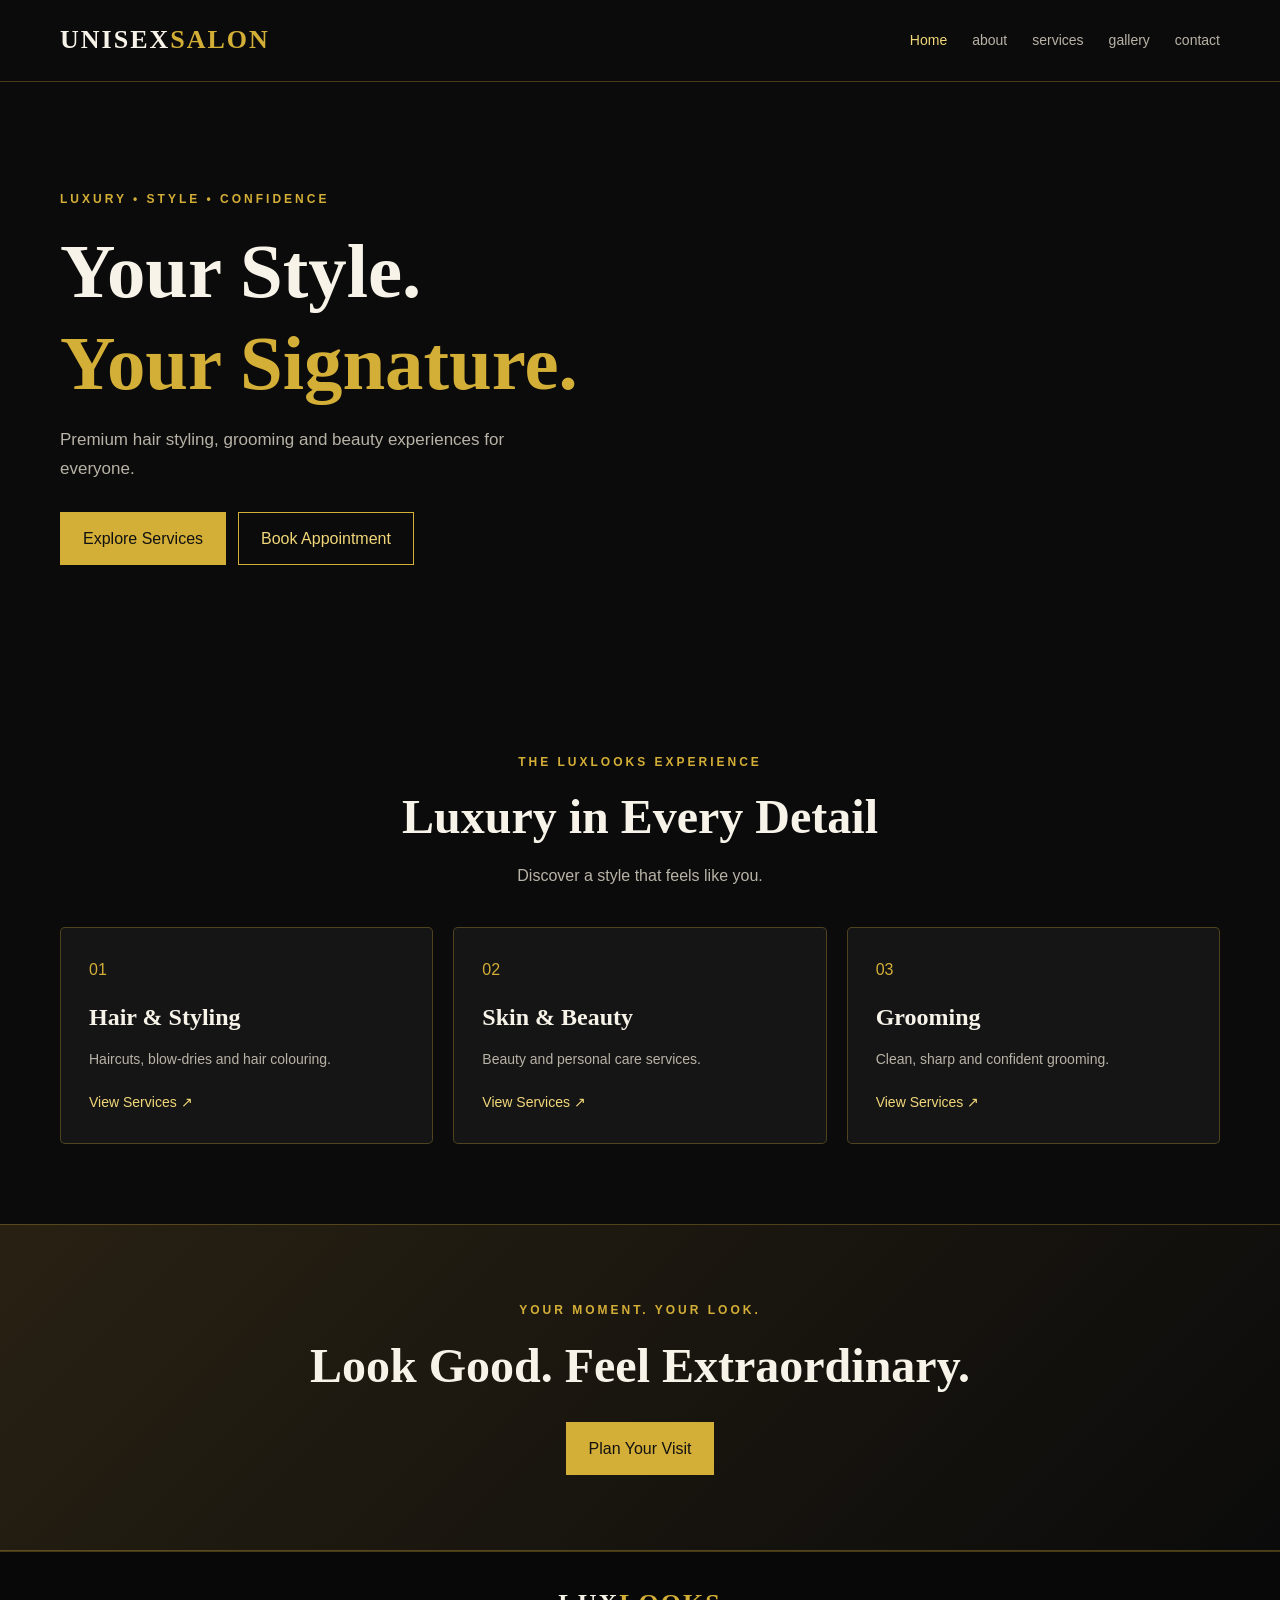
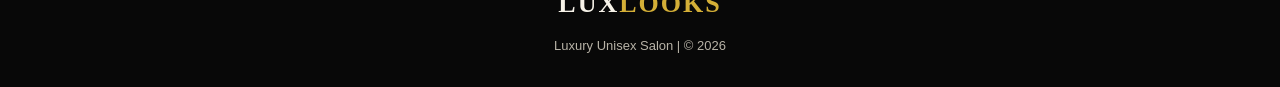
<file: index.html>
<!DOCTYPE html>
<html lang="en">
<head>
    <meta charset="UTF-8">
    <meta name="viewport" content="width=device-width, initial-scale=1.0">
    <title>LuxLooks | UNISEX SALON</title>
    <link rel="stylesheet" href="style.css">
    <script src="script.js" defer></script>
</head>
<body>

<header class="site-header">
    <a class="logo" href="index.html">UNISEX<span>SALON</span></a>

    <button class="menu-toggle" aria-label="Open navigation">☰</button>

    <nav class="main-nav">
        <a class="active" href="index.html">Home</a>
        <a href="about.html">about</a>
        <a href="services.html">services</a>
        <a href="gallery.html">gallery</a>
        <a href="contact.html">contact</a>
    </nav>
</header>

<main>
    <section class="hero">
        <div class="hero-content">
            <p class="eyebrow">LUXURY • STYLE • CONFIDENCE</p>

            <h1>Your Style.<br>
                <span>Your Signature.</span>
            </h1>

            <p class="hero-copy">
                Premium hair styling, grooming and beauty
                experiences for everyone.
            </p>

            <div class="button-row">
                <a class="btn btn-gold" href="services.html">
                    Explore Services
                </a>

                <a class="btn btn-outline" href="contact.html">
                    Book Appointment
                </a>
            </div>
        </div>

        <div class="hero-image" role="img"
             aria-label="Luxury salon interior"></div>
    </section>

    <section class="section container">
        <div class="section-heading">
            <p class="eyebrow">THE LUXLOOKS EXPERIENCE</p>
            <h2>Luxury in Every Detail</h2>
            <p>Discover a style that feels like you.</p>
        </div>

        <div class="cards three-col">
            <article class="service-card">
                <span class="card-number">01</span>
                <h3>Hair & Styling</h3>
                <p>Haircuts, blow-dries and hair colouring.</p>
                <a href="services.html">View Services ↗</a>
            </article>

            <article class="service-card">
                <span class="card-number">02</span>
                <h3>Skin & Beauty</h3>
                <p>Beauty and personal care services.</p>
                <a href="services.html">View Services ↗</a>
            </article>

            <article class="service-card">
                <span class="card-number">03</span>
                <h3>Grooming</h3>
                <p>Clean, sharp and confident grooming.</p>
                <a href="services.html">View Services ↗</a>
            </article>
        </div>
    </section>

    <section class="quote-band">
        <p class="eyebrow">YOUR MOMENT. YOUR LOOK.</p>
        <h2>Look Good. Feel Extraordinary.</h2>
        <a class="btn btn-gold" href="contact.html">
            Plan Your Visit
        </a>
    </section>
</main>

<footer class="site-footer">
    <a class="logo" href="index.html">LUX<span>LOOKS</span></a>
    <p>Luxury Unisex Salon | © <span id="year"></span></p>
</footer>

</body>
</html>
</file>
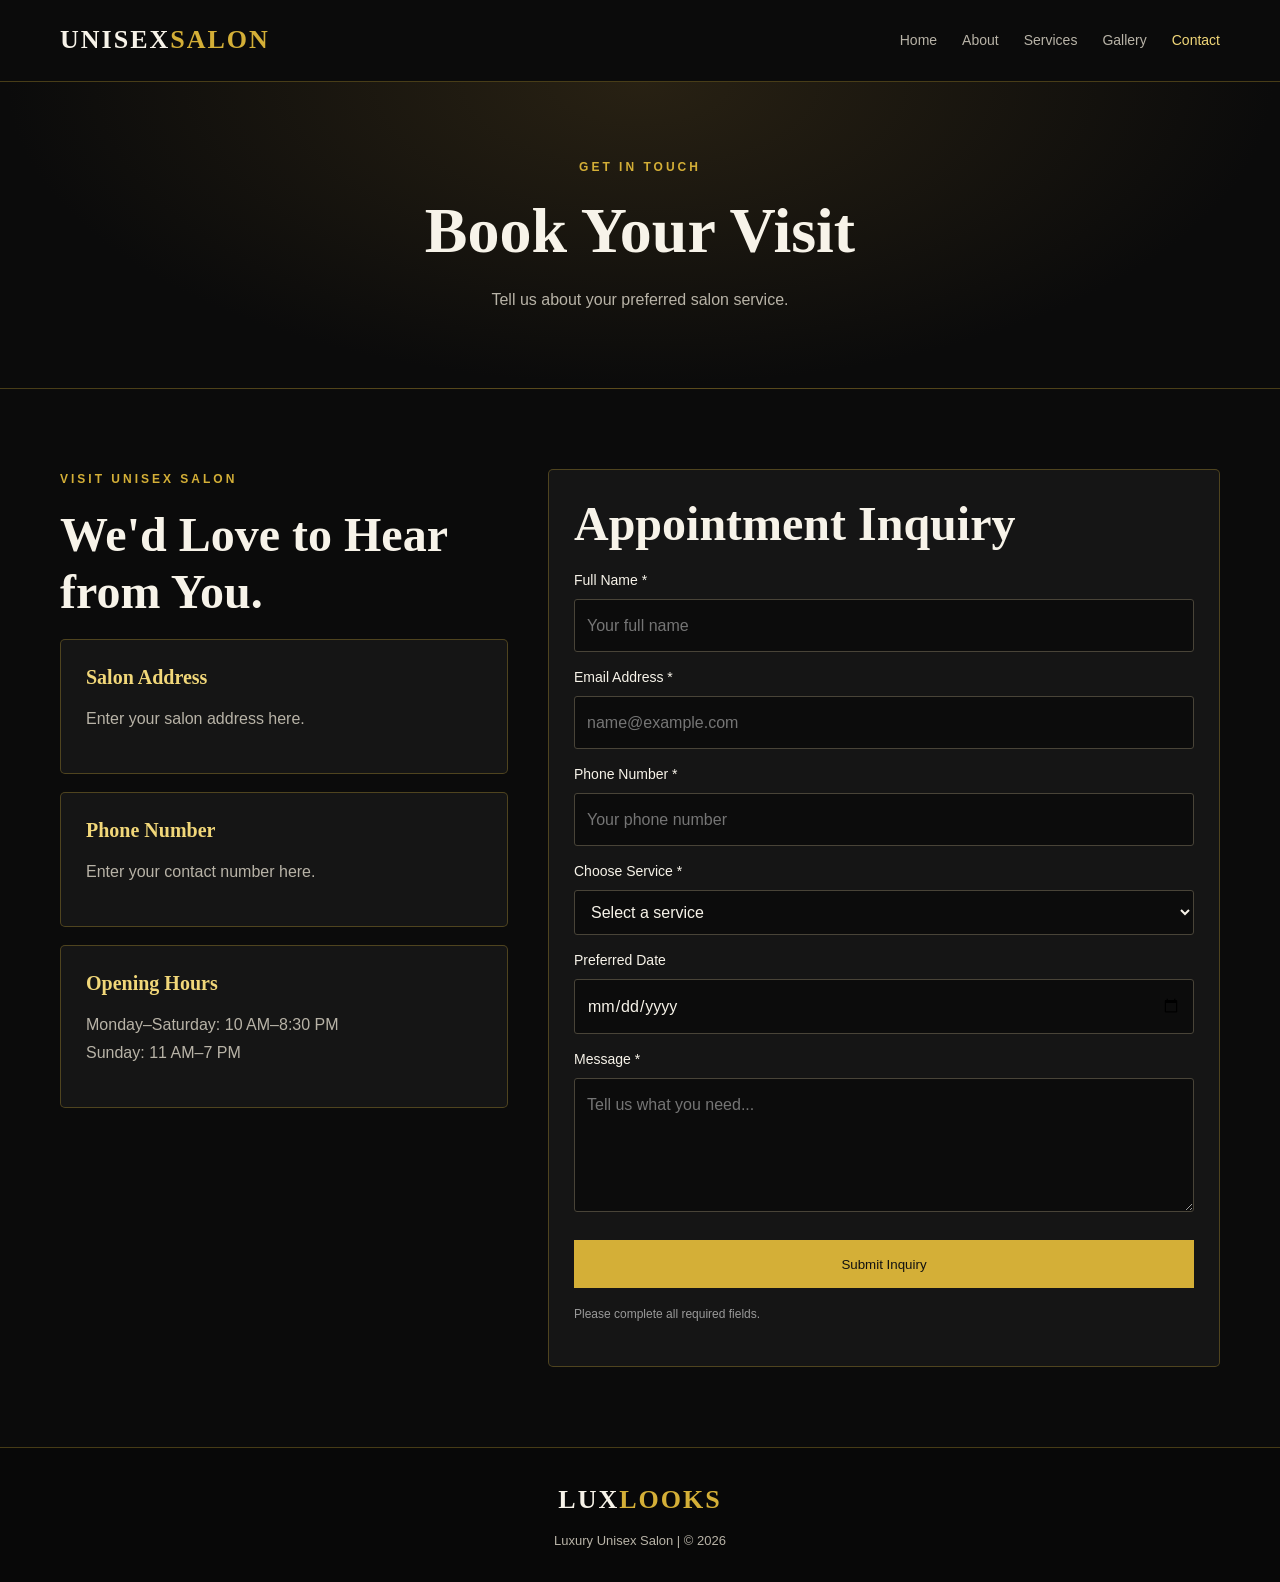
<file: contact.html>
<!DOCTYPE html>
<html lang="en">
<head>
    <meta charset="UTF-8">
    <meta name="viewport" content="width=device-width, initial-scale=1.0">
    <title>Contact | UNISEX SALON</title>
    <link rel="stylesheet" href="style.css">
    <script src="script.js" defer></script>
</head>
<body>

<header class="site-header">
    <a class="logo" href="index.html">UNISEX<span>SALON</span></a>
    <button class="menu-toggle" aria-label="Open navigation">☰</button>

    <nav class="main-nav">
        <a href="index.html">Home</a>
        <a href="about.html">About</a>
        <a href="services.html">Services</a>
        <a href="gallery.html">Gallery</a>
        <a class="active" href="contact.html">Contact</a>
    </nav>
</header>

<main>
    <section class="page-banner">
        <p class="eyebrow">GET IN TOUCH</p>
        <h1>Book Your Visit</h1>
        <p>Tell us about your preferred salon service.</p>
    </section>

    <section class="section container contact-layout">

        <div>
            <p class="eyebrow">VISIT UNISEX SALON</p>
            <h2>We'd Love to Hear from You.</h2>

            <div class="info-card">
                <h3>Salon Address</h3>
                <p>Enter your salon address here.</p>
            </div>

            <div class="info-card">
                <h3>Phone Number</h3>
                <p>Enter your contact number here.</p>
            </div>

            <div class="info-card">
                <h3>Opening Hours</h3>
                <p>
                    Monday–Saturday: 10 AM–8:30 PM<br>
                    Sunday: 11 AM–7 PM
                </p>
            </div>
        </div>

        <form class="contact-form" id="contactForm">
            <h2>Appointment Inquiry</h2>

            <label for="fullName">Full Name *</label>
            <input type="text" id="fullName"
                   name="fullName" placeholder="Your full name" required>

            <label for="email">Email Address *</label>
            <input type="email" id="email"
                   name="email" placeholder="name@example.com" required>

            <label for="phone">Phone Number *</label>
            <input type="tel" id="phone"
                   name="phone" placeholder="Your phone number" required>

            <label for="service">Choose Service *</label>
            <select id="service" name="service" required>
                <option value="">Select a service</option>
                <option>Haircut & Styling</option>
                <option>Hair Spa</option>
                <option>Hair Colour</option>
                <option>Beard Grooming</option>
                <option>Bridal / Event Styling</option>
                <option>General Inquiry</option>
            </select>

            <label for="date">Preferred Date</label>
            <input type="date" id="date" name="date">

            <label for="message">Message *</label>
            <textarea id="message" name="message"
                      rows="4" placeholder="Tell us what you need..."
                      required></textarea>

            <button class="btn btn-gold form-submit" type="submit">
                Submit Inquiry
            </button>

            <p class="small-note" id="formMessage" aria-live="polite">
                Please complete all required fields.
            </p>
        </form>

    </section>
</main>

<footer class="site-footer">
    <a class="logo" href="index.html">LUX<span>LOOKS</span></a>
    <p>Luxury Unisex Salon | © <span id="year"></span></p>
</footer>

</body>
</html>
</file>
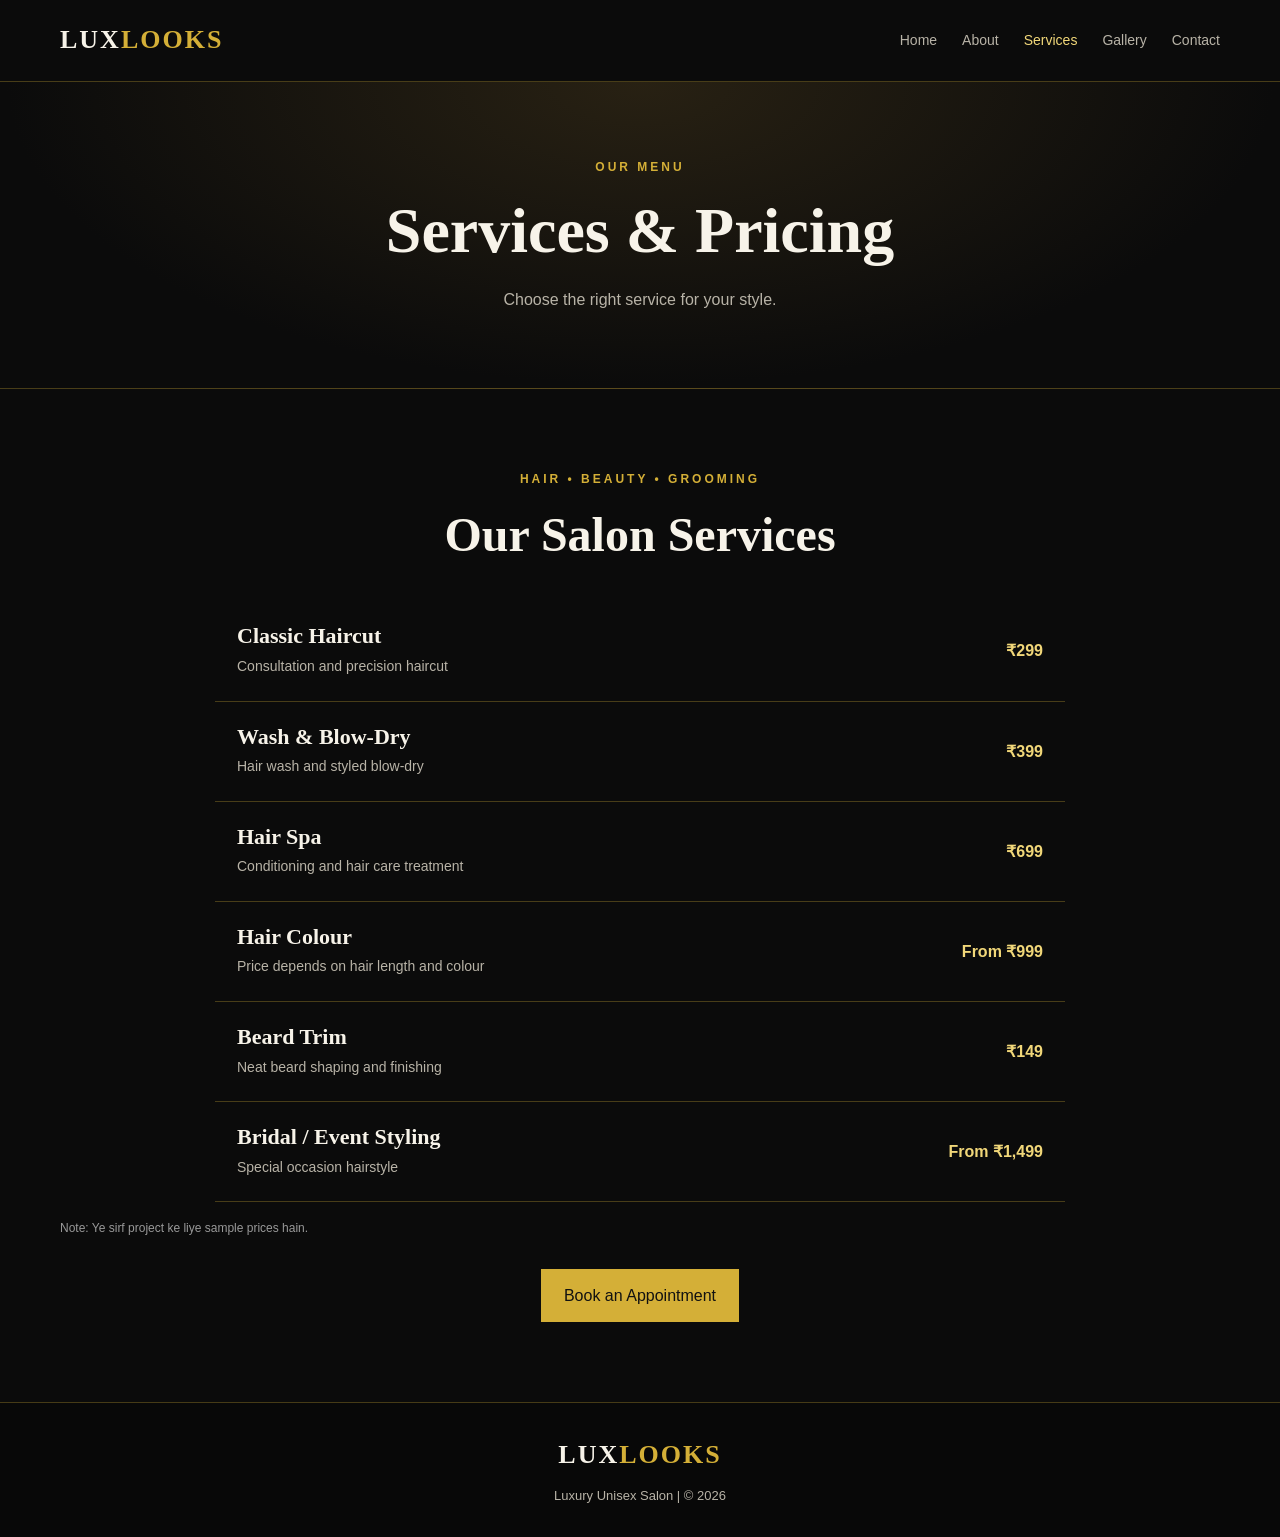
<file: Services.html>
<!DOCTYPE html>
<html lang="en">
<head>
    <meta charset="UTF-8">
    <meta name="viewport" content="width=device-width, initial-scale=1.0">
    <title>Services & Pricing | LuxLooks</title>
    <link rel="stylesheet" href="style.css">
    <script src="script.js" defer></script>
</head>
<body>

<header class="site-header">
    <a class="logo" href="index.html">LUX<span>LOOKS</span></a>
    <button class="menu-toggle" aria-label="Open navigation">☰</button>

    <nav class="main-nav">
        <a href="index.html">Home</a>
        <a href="about.html">About</a>
        <a class="active" href="services.html">Services</a>
        <a href="gallery.html">Gallery</a>
        <a href="contact.html">Contact</a>
    </nav>
</header>

<main>
    <section class="page-banner">
        <p class="eyebrow">OUR MENU</p>
        <h1>Services & Pricing</h1>
        <p>Choose the right service for your style.</p>
    </section>

    <section class="section container">
        <div class="section-heading">
            <p class="eyebrow">HAIR • BEAUTY • GROOMING</p>
            <h2>Our Salon Services</h2>
        </div>

        <div class="price-list">
            <article class="price-item">
                <div>
                    <h3>Classic Haircut</h3>
                    <p>Consultation and precision haircut</p>
                </div>
                <strong>₹299</strong>
            </article>

            <article class="price-item">
                <div>
                    <h3>Wash & Blow-Dry</h3>
                    <p>Hair wash and styled blow-dry</p>
                </div>
                <strong>₹399</strong>
            </article>

            <article class="price-item">
                <div>
                    <h3>Hair Spa</h3>
                    <p>Conditioning and hair care treatment</p>
                </div>
                <strong>₹699</strong>
            </article>

            <article class="price-item">
                <div>
                    <h3>Hair Colour</h3>
                    <p>Price depends on hair length and colour</p>
                </div>
                <strong>From ₹999</strong>
            </article>

            <article class="price-item">
                <div>
                    <h3>Beard Trim</h3>
                    <p>Neat beard shaping and finishing</p>
                </div>
                <strong>₹149</strong>
            </article>

            <article class="price-item">
                <div>
                    <h3>Bridal / Event Styling</h3>
                    <p>Special occasion hairstyle</p>
                </div>
                <strong>From ₹1,499</strong>
            </article>
        </div>

        <p class="small-note">
            Note: Ye sirf project ke liye sample prices hain.
        </p>

        <div class="centered">
            <a class="btn btn-gold" href="contact.html">
                Book an Appointment
            </a>
        </div>
    </section>
</main>

<footer class="site-footer">
    <a class="logo" href="index.html">LUX<span>LOOKS</span></a>
    <p>Luxury Unisex Salon | © <span id="year"></span></p>
</footer>

</body>
</html>
</file>
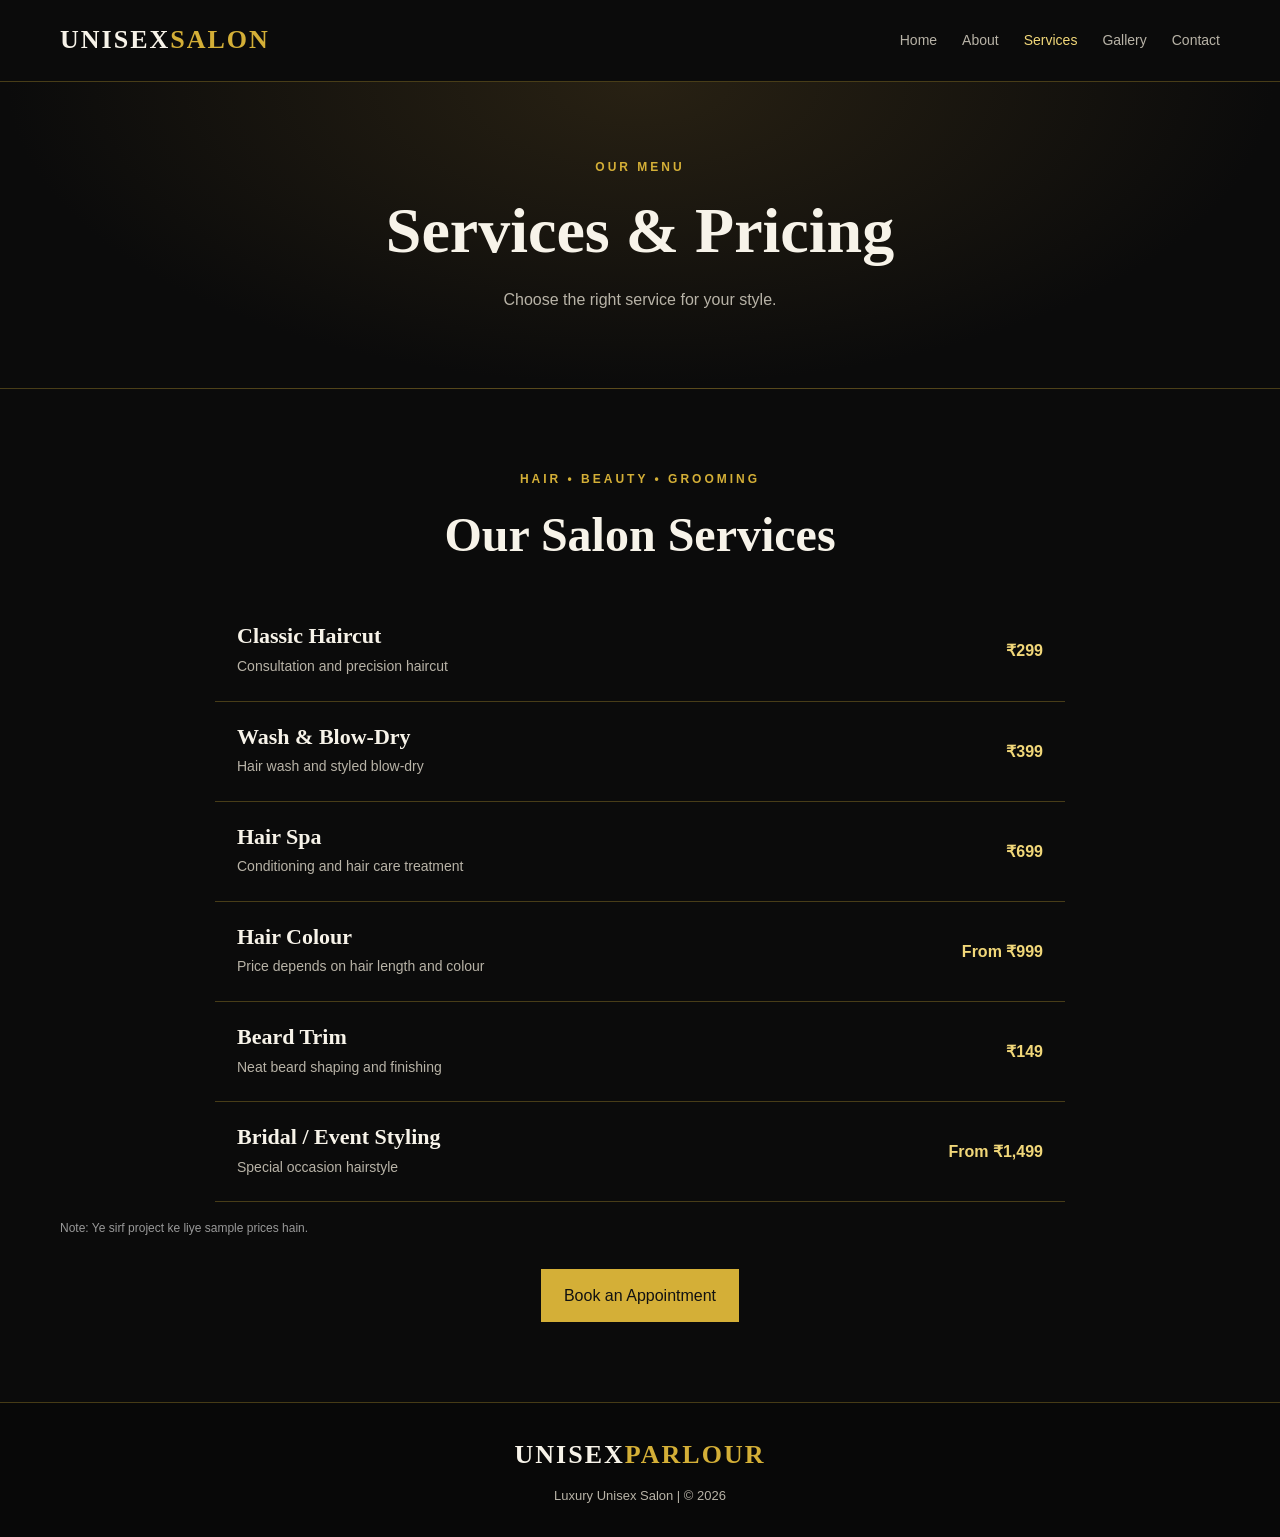
<file: services.html>
<!DOCTYPE html>
<html lang="en">
<head>
    <meta charset="UTF-8">
    <meta name="viewport" content="width=device-width, initial-scale=1.0">
    <title>Services & Pricing | UNISEX SALON</title>
    <link rel="stylesheet" href="style.css">
    <script src="script.js" defer></script>
</head>
<body>

<header class="site-header">
    <a class="logo" href="index.html">UNISEX<span>SALON</span></a>
    <button class="menu-toggle" aria-label="Open navigation">☰</button>

    <nav class="main-nav">
        <a href="index.html">Home</a>
        <a href="about.html">About</a>
        <a class="active" href="services.html">Services</a>
        <a href="gallery.html">Gallery</a>
        <a href="contact.html">Contact</a>
    </nav>
</header>

<main>
    <section class="page-banner">
        <p class="eyebrow">OUR MENU</p>
        <h1>Services & Pricing</h1>
        <p>Choose the right service for your style.</p>
    </section>

    <section class="section container">
        <div class="section-heading">
            <p class="eyebrow">HAIR • BEAUTY • GROOMING</p>
            <h2>Our Salon Services</h2>
        </div>

        <div class="price-list">
            <article class="price-item">
                <div>
                    <h3>Classic Haircut</h3>
                    <p>Consultation and precision haircut</p>
                </div>
                <strong>₹299</strong>
            </article>

            <article class="price-item">
                <div>
                    <h3>Wash & Blow-Dry</h3>
                    <p>Hair wash and styled blow-dry</p>
                </div>
                <strong>₹399</strong>
            </article>

            <article class="price-item">
                <div>
                    <h3>Hair Spa</h3>
                    <p>Conditioning and hair care treatment</p>
                </div>
                <strong>₹699</strong>
            </article>

            <article class="price-item">
                <div>
                    <h3>Hair Colour</h3>
                    <p>Price depends on hair length and colour</p>
                </div>
                <strong>From ₹999</strong>
            </article>

            <article class="price-item">
                <div>
                    <h3>Beard Trim</h3>
                    <p>Neat beard shaping and finishing</p>
                </div>
                <strong>₹149</strong>
            </article>

            <article class="price-item">
                <div>
                    <h3>Bridal / Event Styling</h3>
                    <p>Special occasion hairstyle</p>
                </div>
                <strong>From ₹1,499</strong>
            </article>
        </div>

        <p class="small-note">
            Note: Ye sirf project ke liye sample prices hain.
        </p>

        <div class="centered">
            <a class="btn btn-gold" href="contact.html">
                Book an Appointment
            </a>
        </div>
    </section>
</main>

<footer class="site-footer">
    <a class="logo" href="index.html">UNISEX<span>PARLOUR</span></a>
    <p>Luxury Unisex Salon | © <span id="year"></span></p>
</footer>

</body>
</html>
</file>
<file: style.css>
/* 1. BASIC SETTINGS */
:root {
    --bg: #0b0b0b;
    --panel: #151515;
    --gold: #d4af37;
    --gold-light: #f1d779;
    --text: #f7f3e9;
    --muted: #b8b3a7;
    --line: rgba(212, 175, 55, 0.3);
    --max: 1160px;
}

* {
    box-sizing: border-box;
    margin: 0;
    padding: 0;
}

html {
    scroll-behavior: smooth;
}

body {
    background: var(--bg);
    color: var(--text);
    font-family: Arial, sans-serif;
    line-height: 1.7;
}

a {
    color: inherit;
    text-decoration: none;
}

img, video {
    display: block;
    max-width: 100%;
}

h1, h2, h3 {
    font-family: Georgia, serif;
    line-height: 1.2;
    margin-bottom: 16px;
}

h1 {
    font-size: clamp(42px, 6vw, 82px);
}

h2 {
    font-size: clamp(30px, 4vw, 48px);
}

h3 {
    font-size: 24px;
}

p {
    color: var(--muted);
    margin-bottom: 16px;
}

.container {
    width: min(var(--max), calc(100% - 40px));
    margin: auto;
}

/* 2. HEADER AND NAVIGATION */
.site-header {
    min-height: 82px;
    padding: 16px max(20px, calc((100% - var(--max)) / 2));
    display: flex;
    align-items: center;
    justify-content: space-between;
    gap: 24px;
    background: #0b0b0b;
    border-bottom: 1px solid var(--line);
    position: sticky;
    top: 0;
    z-index: 10;
}

.logo {
    font-family: Georgia, serif;
    font-size: 26px;
    font-weight: bold;
    letter-spacing: 2px;
    white-space: nowrap;
}

.logo span {
    color: var(--gold);
}

.main-nav {
    display: flex;
    align-items: center;
    gap: 25px;
}

.main-nav a {
    color: var(--muted);
    font-size: 14px;
    transition: 0.3s;
}

.main-nav a:hover,
.main-nav a.active {
    color: var(--gold-light);
}

.menu-toggle {
    display: none;
    background: transparent;
    color: var(--gold);
    border: 1px solid var(--line);
    padding: 7px 12px;
    font-size: 22px;
    cursor: pointer;
}

/* 3. HOME HERO SECTION */
.hero {
    display: grid;
    grid-template-columns: 1fr 1fr;
    min-height: 590px;
}

.hero-content {
    padding: 80px 35px 80px max(25px, calc((100vw - var(--max)) / 2));
    align-self: center;
}

.hero h1 span {
    color: var(--gold);
}

.hero-copy {
    max-width: 470px;
    font-size: 17px;
}

.hero-image {
    min-height: 450px;
    background:
        linear-gradient(90deg, #0b0b0b00, #0b0b0b15),
        url("https://images.unsplash.com/photo-1521590832167-7bcbfaa6381f?auto=format&fit=crop&w=1200&q=85")
        center / cover;
}

.eyebrow {
    color: var(--gold);
    font-size: 12px;
    font-weight: bold;
    letter-spacing: 3px;
    margin-bottom: 16px;
}

/* 4. BUTTONS */
.button-row {
    display: flex;
    flex-wrap: wrap;
    gap: 12px;
    margin-top: 28px;
}

.btn {
    display: inline-flex;
    align-items: center;
    justify-content: center;
    min-height: 48px;
    padding: 12px 22px;
    border: 1px solid var(--gold);
    transition: 0.3s;
    cursor: pointer;
}

.btn-gold {
    background: var(--gold);
    color: #111;
}

.btn-gold:hover {
    background: var(--gold-light);
    transform: translateY(-2px);
}

.btn-outline {
    color: var(--gold-light);
}

.btn-outline:hover {
    background: var(--gold);
    color: #111;
}

/* 5. COMMON SECTIONS */
.section {
    padding-top: 80px;
    padding-bottom: 80px;
}

.section-heading {
    text-align: center;
    max-width: 700px;
    margin: 0 auto 38px;
}

.cards {
    display: grid;
    gap: 20px;
}

.three-col {
    grid-template-columns: repeat(3, minmax(0, 1fr));
}

.service-card {
    padding: 28px;
    background: var(--panel);
    border: 1px solid var(--line);
    border-radius: 5px;
    transition: 0.3s;
}

.service-card:hover {
    border-color: var(--gold);
    transform: translateY(-4px);
}

.service-card p {
    font-size: 14px;
}

.service-card a {
    color: var(--gold-light);
    font-size: 14px;
}

.card-number {
    color: var(--gold);
    display: block;
    margin-bottom: 20px;
}

.quote-band {
    text-align: center;
    padding: 75px 20px;
    background: linear-gradient(135deg, #282113, #0b0b0b);
    border-top: 1px solid var(--line);
    border-bottom: 1px solid var(--line);
}

.quote-band h2 {
    margin-bottom: 28px;
}

/* 6. OTHER PAGE BANNERS */
.page-banner {
    text-align: center;
    padding: 75px 20px;
    background: radial-gradient(ellipse at top, #282113, #0b0b0b 70%);
    border-bottom: 1px solid var(--line);
}

.page-banner h1 {
    font-size: clamp(40px, 5vw, 64px);
}

.page-banner p:not(.eyebrow) {
    max-width: 650px;
    margin: auto;
}

/* 7. ABOUT PAGE */
.split-layout {
    display: grid;
    grid-template-columns: 1fr 1fr;
    gap: 50px;
    align-items: center;
}

.rounded-photo {
    width: 100%;
    height: 420px;
    object-fit: cover;
    border: 1px solid var(--line);
    border-radius: 5px;
}

.soft-section {
    background: #10100f;
    border-block: 1px solid rgba(255,255,255,0.05);
}

/* 8. SERVICES PAGE */
.price-list {
    max-width: 850px;
    margin: auto;
}

.price-item {
    display: flex;
    align-items: center;
    justify-content: space-between;
    gap: 20px;
    padding: 22px;
    border-bottom: 1px solid var(--line);
}

.price-item h3 {
    font-size: 22px;
    margin-bottom: 5px;
}

.price-item p {
    margin: 0;
    font-size: 14px;
}

.price-item strong {
    color: var(--gold-light);
    white-space: nowrap;
}

.small-note {
    font-size: 12px;
    color: #999;
    margin-top: 16px;
}

.centered {
    text-align: center;
    margin-top: 30px;
}

/* 9. GALLERY PAGE */
.gallery-grid {
    display: grid;
    grid-template-columns: repeat(3, minmax(0, 1fr));
    gap: 20px;
}

.gallery-card {
    margin: 0;
    background: var(--panel);
    border: 1px solid var(--line);
    overflow: hidden;
    border-radius: 5px;
}

.gallery-card img {
    width: 100%;
    height: 280px;
    object-fit: cover;
    transition: 0.4s;
}

.gallery-card:hover img {
    transform: scale(1.04);
}

.gallery-card figcaption {
    padding: 14px 18px;
    color: var(--gold-light);
}

.media-grid {
    display: grid;
    grid-template-columns: 1fr 1fr;
    gap: 22px;
}

.media-card {
    padding: 25px;
    background: var(--panel);
    border: 1px solid var(--line);
}

.media-card video,
.media-card audio {
    width: 100%;
    margin-top: 12px;
}

/* 10. CONTACT PAGE */
.contact-layout {
    display: grid;
    grid-template-columns: 0.8fr 1.2fr;
    gap: 40px;
    align-items: start;
}

.info-card,
.contact-form {
    padding: 25px;
    background: var(--panel);
    border: 1px solid var(--line);
    border-radius: 5px;
}

.info-card {
    margin: 18px 0;
}

.info-card h3 {
    color: var(--gold-light);
    font-size: 20px;
}

.contact-form label {
    display: block;
    margin: 14px 0 6px;
    font-size: 14px;
}

.contact-form input,
.contact-form select,
.contact-form textarea {
    width: 100%;
    padding: 12px;
    background: #0c0c0c;
    color: var(--text);
    border: 1px solid #494438;
    font: inherit;
    border-radius: 3px;
}

.contact-form input:focus,
.contact-form select:focus,
.contact-form textarea:focus {
    outline: 1px solid var(--gold);
}

.contact-form textarea {
    resize: vertical;
}

.form-submit {
    width: 100%;
    margin-top: 20px;
}

/* 11. FOOTER */
.site-footer {
    padding: 30px 20px;
    text-align: center;
    background: #080808;
    border-top: 1px solid var(--line);
}

.site-footer p {
    font-size: 13px;
    margin: 8px 0 0;
}

/* 12. MOBILE RESPONSIVE DESIGN */
@media (max-width: 800px) {
    .site-header {
        flex-wrap: wrap;
    }

    .menu-toggle {
        display: block;
    }

    .main-nav {
        display: none;
        width: 100%;
        flex-direction: column;
        align-items: flex-start;
        gap: 0;
    }

    .main-nav.open {
        display: flex;
    }

    .main-nav a {
        width: 100%;
        padding: 10px 0;
        border-top: 1px solid var(--line);
    }

    .hero {
        grid-template-columns: 1fr;
    }

    .hero-content {
        padding: 55px 25px;
    }

    .hero-image {
        min-height: 320px;
        grid-row: 1;
    }

    .three-col,
    .split-layout,
    .contact-layout,
    .media-grid {
        grid-template-columns: 1fr;
    }

    .gallery-grid {
        grid-template-columns: repeat(2, minmax(0, 1fr));
    }

    .section {
        padding-top: 55px;
        padding-bottom: 55px;
    }
}

@media (max-width: 480px) {
    .container {
        width: calc(100% - 28px);
    }

    .gallery-grid {
        grid-template-columns: 1fr;
    }

    .gallery-card img {
        height: 280px;
    }

    .price-item {
        padding: 18px 10px;
    }

    .price-item h3 {
        font-size: 19px;
    }

    .btn {
        width: 100%;
    }
}
</file>
